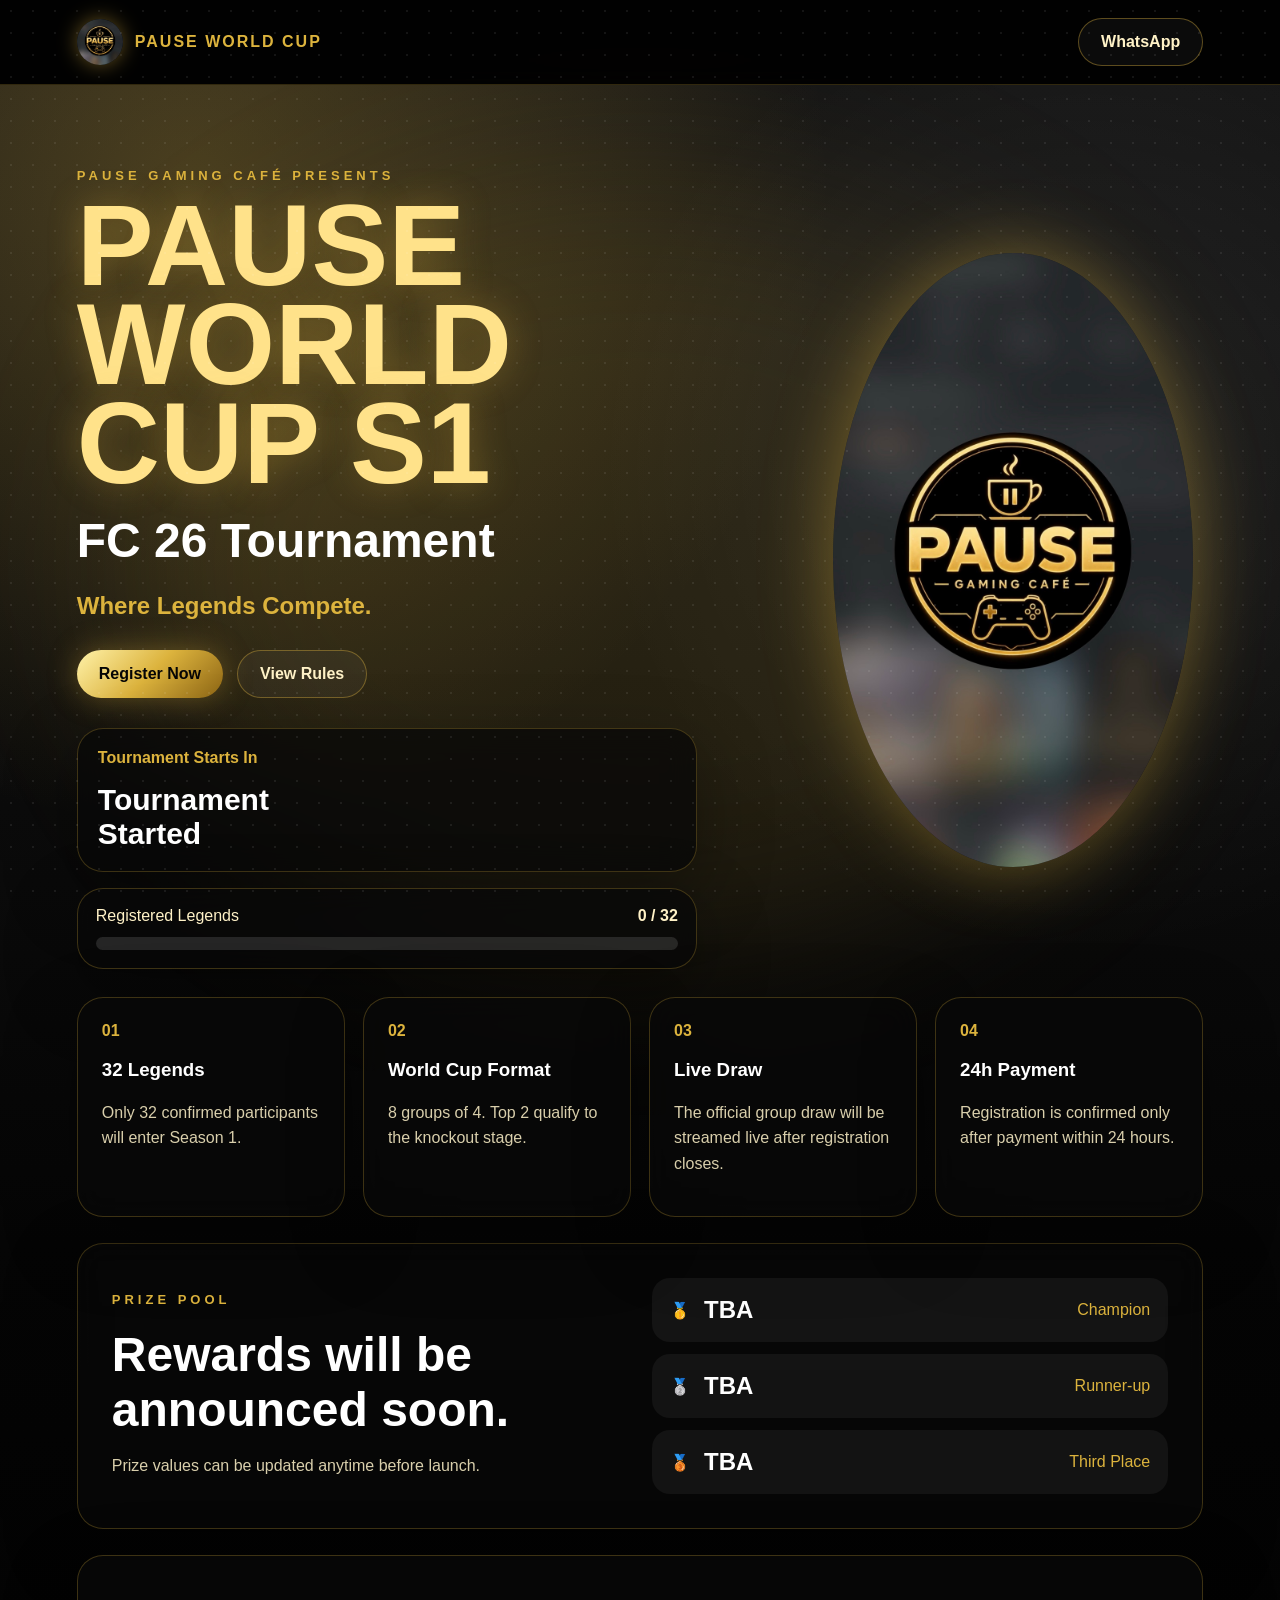
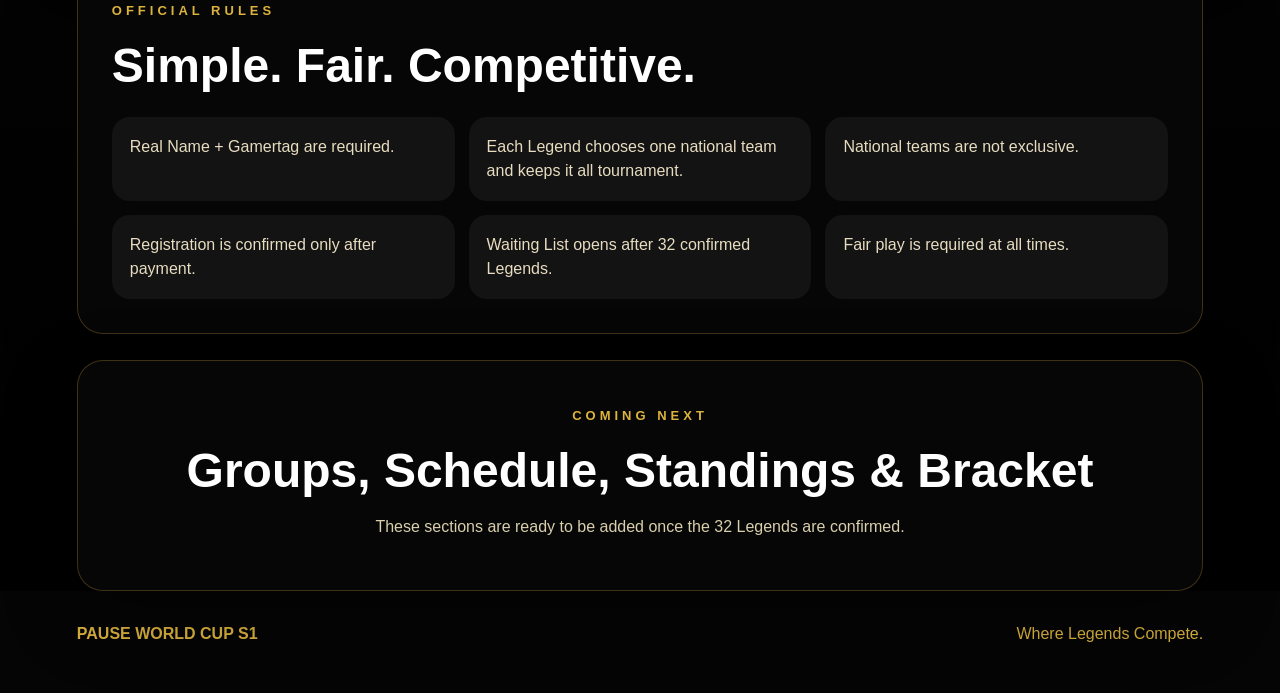
<file: index.html>
<!DOCTYPE html>
<html lang="en">
<head>
  <meta charset="UTF-8" />
  <meta name="viewport" content="width=device-width, initial-scale=1.0" />
  <title>PAUSE WORLD CUP S1</title>
  <meta name="description" content="PAUSE WORLD CUP S1 - FC 26 Tournament. Where Legends Compete." />
  <link rel="stylesheet" href="style.css" />
</head>
<body>
  <div class="noise"></div>

  <header class="nav">
    <div class="brand">
      <img src="pause-logo.jpeg" alt="Pause Logo" />
      <span>PAUSE WORLD CUP</span>
    </div>
    <a class="nav-btn" href="https://wa.me/20121957229" target="_blank">WhatsApp</a>
  </header>

  <main>
    <section class="hero">
      <div class="hero-content">
        <p class="eyebrow">PAUSE GAMING CAFÉ PRESENTS</p>
        <h1>PAUSE WORLD CUP S1</h1>
        <h2>FC 26 Tournament</h2>
        <p class="motto">Where Legends Compete.</p>

        <div class="hero-actions">
          <a class="primary-btn" href="https://docs.google.com/forms/d/e/1FAIpQLScVIyCqzfuBH1sTMMGNiZldGiRjSRjTjodcVC6pcNVyJhqGbA/viewform" target="_blank">Register Now</a>
          <a class="secondary-btn" href="#rules">View Rules</a>
        </div>

        <div class="countdown-card">
          <p>Tournament Starts In</p>
          <div class="countdown" id="countdown">
            <div><strong id="days">00</strong><span>Days</span></div>
            <div><strong id="hours">00</strong><span>Hours</span></div>
            <div><strong id="minutes">00</strong><span>Minutes</span></div>
            <div><strong id="seconds">00</strong><span>Seconds</span></div>
          </div>
        </div>

        <div class="progress-card">
          <div class="progress-top">
            <span>Registered Legends</span>
            <strong id="legendCount">0 / 32</strong>
          </div>
          <div class="progress-bar"><div id="progressFill"></div></div>
        </div>
      </div>

      <div class="hero-logo">
        <img src="pause-logo.jpeg" alt="Pause Gaming Café" />
      </div>
    </section>

    <section class="cards">
      <div class="card">
        <span>01</span>
        <h3>32 Legends</h3>
        <p>Only 32 confirmed participants will enter Season 1.</p>
      </div>
      <div class="card">
        <span>02</span>
        <h3>World Cup Format</h3>
        <p>8 groups of 4. Top 2 qualify to the knockout stage.</p>
      </div>
      <div class="card">
        <span>03</span>
        <h3>Live Draw</h3>
        <p>The official group draw will be streamed live after registration closes.</p>
      </div>
      <div class="card">
        <span>04</span>
        <h3>24h Payment</h3>
        <p>Registration is confirmed only after payment within 24 hours.</p>
      </div>
    </section>

    <section class="section split">
      <div>
        <p class="eyebrow">PRIZE POOL</p>
        <h2>Rewards will be announced soon.</h2>
        <p class="muted">Prize values can be updated anytime before launch.</p>
      </div>
      <div class="prizes">
        <div>🥇 <strong>TBA</strong><span>Champion</span></div>
        <div>🥈 <strong>TBA</strong><span>Runner-up</span></div>
        <div>🥉 <strong>TBA</strong><span>Third Place</span></div>
      </div>
    </section>

    <section class="section" id="rules">
      <p class="eyebrow">OFFICIAL RULES</p>
      <h2>Simple. Fair. Competitive.</h2>
      <div class="rules-grid">
        <div>Real Name + Gamertag are required.</div>
        <div>Each Legend chooses one national team and keeps it all tournament.</div>
        <div>National teams are not exclusive.</div>
        <div>Registration is confirmed only after payment.</div>
        <div>Waiting List opens after 32 confirmed Legends.</div>
        <div>Fair play is required at all times.</div>
      </div>
    </section>

    <section class="section coming">
      <p class="eyebrow">COMING NEXT</p>
      <h2>Groups, Schedule, Standings & Bracket</h2>
      <p class="muted">These sections are ready to be added once the 32 Legends are confirmed.</p>
    </section>
  </main>

  <footer>
    <strong>PAUSE WORLD CUP S1</strong>
    <span>Where Legends Compete.</span>
  </footer>

  <script src="script.js"></script>
</body>
</html>
</file>
<file: style.css>
*{box-sizing:border-box}html{scroll-behavior:smooth}body{margin:0;font-family:Arial,Helvetica,sans-serif;color:#fff2c7;background:#050505;overflow-x:hidden}.noise{position:fixed;inset:0;pointer-events:none;opacity:.08;background-image:radial-gradient(#fff 1px,transparent 1px);background-size:22px 22px;z-index:20}.nav{position:sticky;top:0;z-index:10;display:flex;justify-content:space-between;align-items:center;padding:18px 6%;background:rgba(0,0,0,.66);backdrop-filter:blur(14px);border-bottom:1px solid rgba(218,176,61,.22)}.brand{display:flex;align-items:center;gap:12px;color:#dcb33d;font-weight:900;letter-spacing:2px}.brand img{width:46px;height:46px;border-radius:50%;object-fit:cover;box-shadow:0 0 20px rgba(218,176,61,.45)}.nav-btn,.primary-btn,.secondary-btn{display:inline-flex;align-items:center;justify-content:center;min-height:48px;padding:0 22px;border-radius:999px;text-decoration:none;font-weight:900}.nav-btn,.secondary-btn{color:#fff2c7;border:1px solid rgba(218,176,61,.4);background:rgba(255,255,255,.04)}main{background:radial-gradient(circle at 15% 5%,rgba(218,176,61,.28),transparent 28%),radial-gradient(circle at 85% 18%,rgba(255,255,255,.08),transparent 24%),linear-gradient(180deg,#151515,#050505 55%,#000)}.hero{min-height:88vh;display:grid;grid-template-columns:1.3fr .7fr;align-items:center;gap:40px;padding:70px 6%;position:relative}.hero:before{content:"";position:absolute;inset:10%;background:rgba(218,176,61,.12);filter:blur(90px);border-radius:50%}.hero-content,.hero-logo{position:relative;z-index:1}.eyebrow{color:#dcb33d;letter-spacing:4px;font-size:13px;font-weight:900}.hero h1{margin:12px 0 0;font-size:clamp(52px,9vw,122px);line-height:.86;color:#ffe28a;text-shadow:0 0 34px rgba(218,176,61,.35)}.hero h2,.section h2{font-size:clamp(28px,4vw,48px);color:white;margin:20px 0 0}.motto{font-size:24px;color:#dcb33d;font-weight:900}.hero-actions{display:flex;flex-wrap:wrap;gap:14px;margin:30px 0}.primary-btn{color:#050505;background:linear-gradient(135deg,#fff2a9,#dcb33d,#8d6514);box-shadow:0 0 30px rgba(218,176,61,.36)}.countdown-card,.progress-card,.card,.section{border:1px solid rgba(218,176,61,.26);background:rgba(8,8,8,.78);backdrop-filter:blur(14px);border-radius:26px;box-shadow:0 24px 70px rgba(0,0,0,.35)}.countdown-card{max-width:620px;padding:20px;margin-top:20px}.countdown-card p{margin-top:0;color:#dcb33d;font-weight:900}.countdown{display:grid;grid-template-columns:repeat(4,1fr);gap:12px}.countdown div{padding:16px;border-radius:18px;background:rgba(255,255,255,.05);text-align:center}.countdown strong{font-size:30px;color:white;display:block}.countdown span{font-size:12px;color:#dcb33d}.progress-card{max-width:620px;padding:18px;margin-top:16px}.progress-top{display:flex;justify-content:space-between;margin-bottom:12px}.progress-bar{height:13px;border-radius:999px;background:rgba(255,255,255,.12);overflow:hidden}.progress-bar div{height:100%;width:0;background:linear-gradient(90deg,#fff2a9,#dcb33d);transition:.5s}.hero-logo{text-align:center}.hero-logo img{width:min(360px,80vw);border-radius:50%;box-shadow:0 0 70px rgba(218,176,61,.42)}.cards{display:grid;grid-template-columns:repeat(4,1fr);gap:18px;padding:0 6%;margin-top:-42px;position:relative;z-index:2}.card{padding:24px}.card span{color:#dcb33d;font-weight:900}.card h3{color:white}.card p,.muted{color:#d9cfac;line-height:1.6}.section{margin:26px 6% 0;padding:34px}.split{display:grid;grid-template-columns:1fr 1fr;gap:24px;align-items:center}.prizes{display:grid;gap:12px}.prizes div{display:flex;align-items:center;gap:14px;padding:18px;border-radius:18px;background:rgba(255,255,255,.05)}.prizes strong{color:white;font-size:24px}.prizes span{margin-left:auto;color:#dcb33d}.rules-grid{display:grid;grid-template-columns:repeat(3,1fr);gap:14px;margin-top:24px}.rules-grid div{padding:18px;border-radius:18px;background:rgba(255,255,255,.05);color:#e8dcc0;line-height:1.5}.coming{text-align:center}footer{padding:34px 6% 50px;display:flex;justify-content:space-between;color:#dcb33d}@media(max-width:900px){.hero{grid-template-columns:1fr;text-align:left}.cards,.rules-grid{grid-template-columns:1fr 1fr}.split{grid-template-columns:1fr}.hero-logo{display:none}}@media(max-width:600px){.nav{padding:14px 4%}.brand span{font-size:12px}.cards,.rules-grid,.countdown{grid-template-columns:1fr}.hero{padding:46px 4%}.section{margin-left:4%;margin-right:4%;padding:24px}footer{flex-direction:column;gap:10px}.progress-top{flex-direction:column;gap:6px}}
</file>
